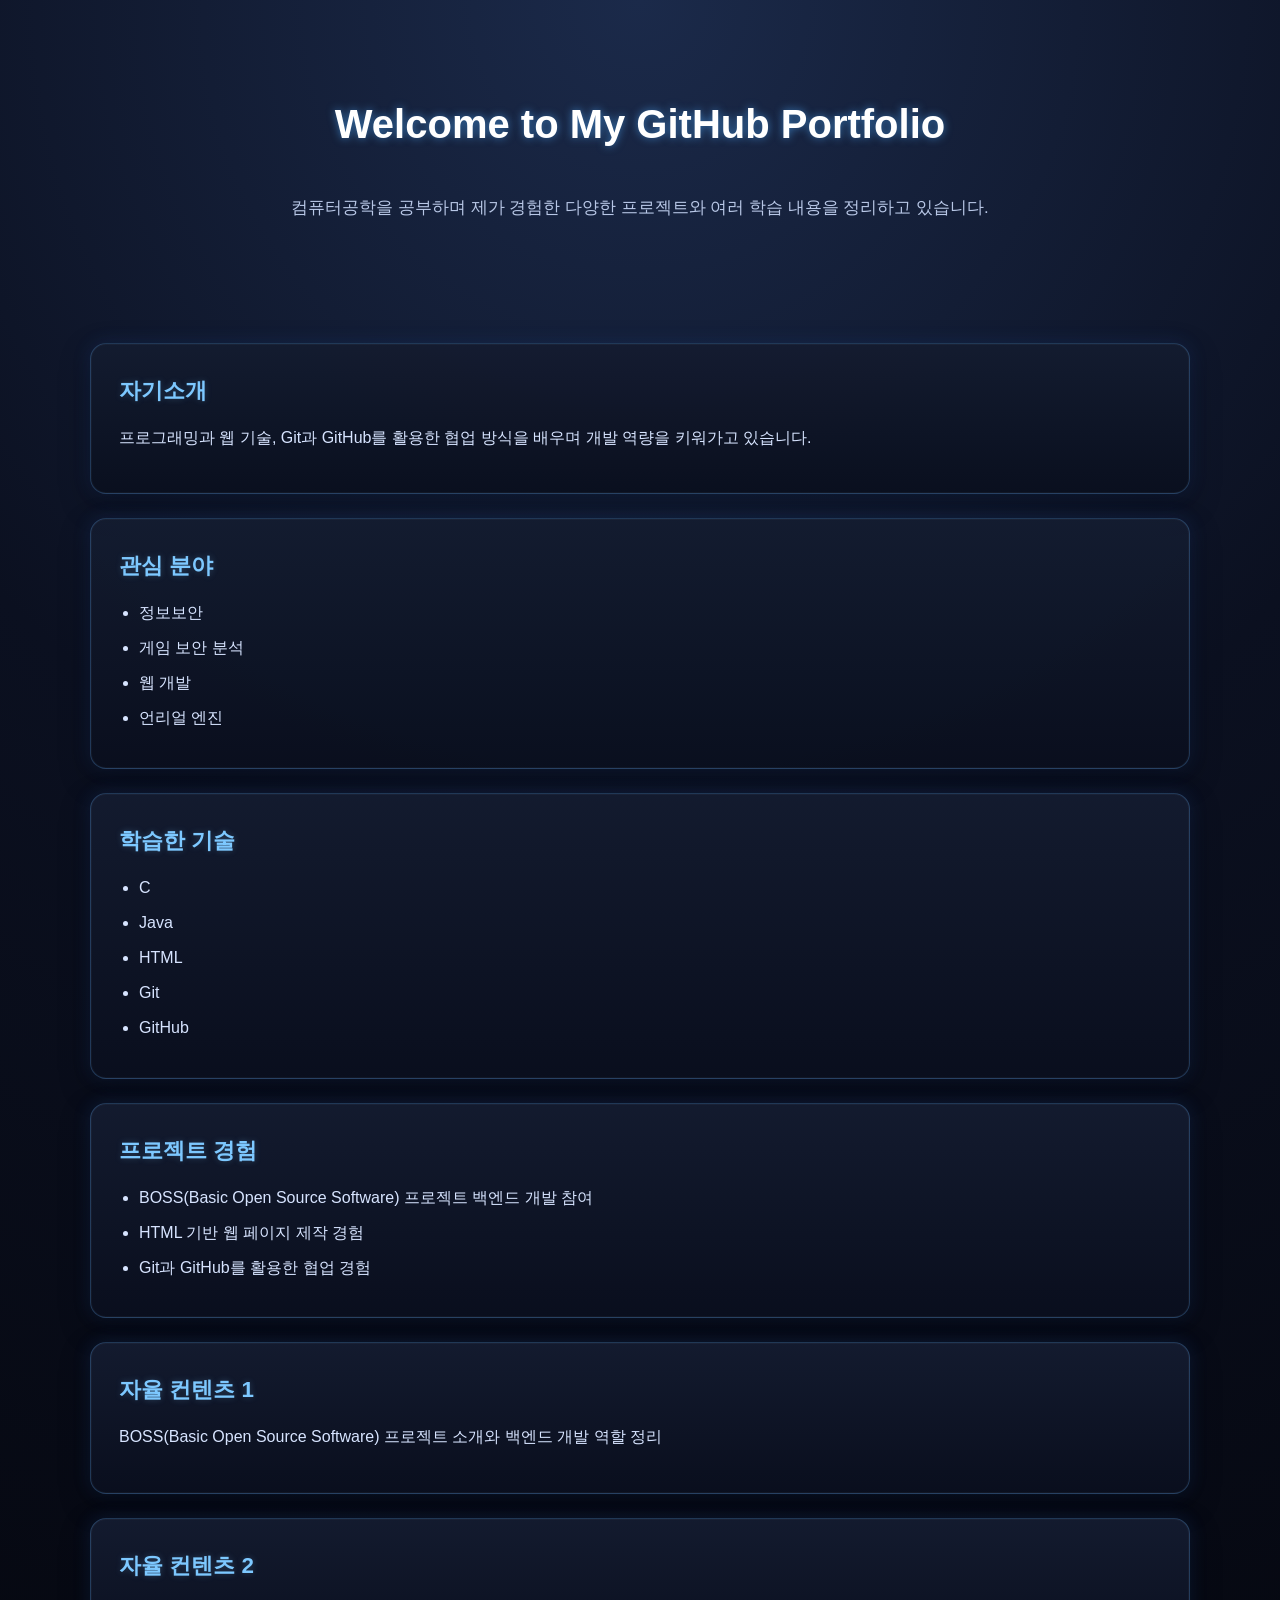
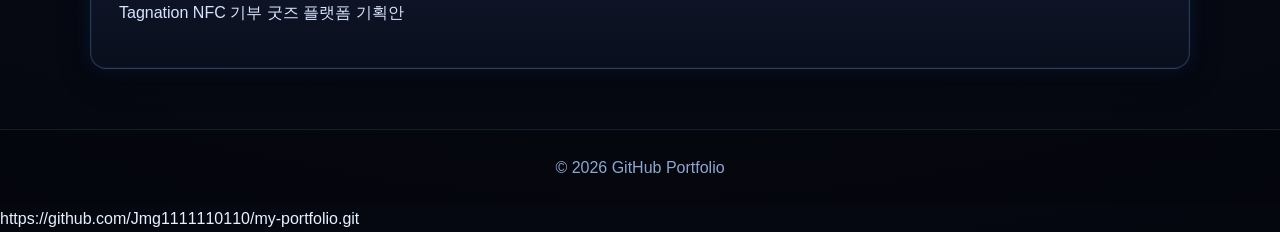
<file: index.html>
<!DOCTYPE html>
<html lang="ko">
<head>
  <meta charset="UTF-8">
  <meta name="viewport" content="width=device-width, initial-scale=1.0">
  <title>전민규의 GitHub 포트폴리오</title>
  <link rel="stylesheet" href="style.css">
</head>
<body>
  <header class="hero">
    <div class="container">
      <h1>Welcome to My GitHub Portfolio</h1>
      <p>
        컴퓨터공학을 공부하며 제가 경험한 다양한 프로젝트와 여러 학습 내용을
        정리하고 있습니다.
      </p>
    </div>
  </header>

  <main class="container">
    <section class="card">
      <h2>자기소개</h2>
      <p>
        프로그래밍과 웹 기술, Git과 GitHub를 활용한 협업 방식을 배우며
        개발 역량을 키워가고 있습니다.
      </p>
    </section>

    <section class="card">
      <h2>관심 분야</h2>
      <ul>
        <li>정보보안</li>
        <li>게임 보안 분석</li>
        <li>웹 개발</li>
        <li>언리얼 엔진</li>
      </ul>
    </section>

    <section class="card">
      <h2>학습한 기술</h2>
      <ul>
        <li>C</li>
        <li>Java</li>
        <li>HTML</li>
        <li>Git</li>
        <li>GitHub</li>
      </ul>
    </section>

    <section class="card">
      <h2>프로젝트 경험</h2>
      <ul>
        <li>BOSS(Basic Open Source Software) 프로젝트 백엔드 개발 참여</li>
        <li>HTML 기반 웹 페이지 제작 경험</li>
        <li>Git과 GitHub를 활용한 협업 경험</li>
      </ul>
    </section>

    <a class="card-link" href="contents/content1.html">
  <section class="card">
    <h2>자율 컨텐츠 1</h2>
    <p>BOSS(Basic Open Source Software) 프로젝트 소개와 백엔드 개발 역할 정리</p>
  </section>
</a>

<a class="card-link" href="contents/content2.html">
  <section class="card">
    <h2>자율 컨텐츠 2</h2>
    <p>Tagnation NFC 기부 굿즈 플랫폼 기획안</p>
  </section>
</a>
  </main>

  <footer>
    <p>© 2026 GitHub Portfolio</p>
  </footer>
</body>
</html>
https://github.com/Jmg1111110110/my-portfolio.git
</file>
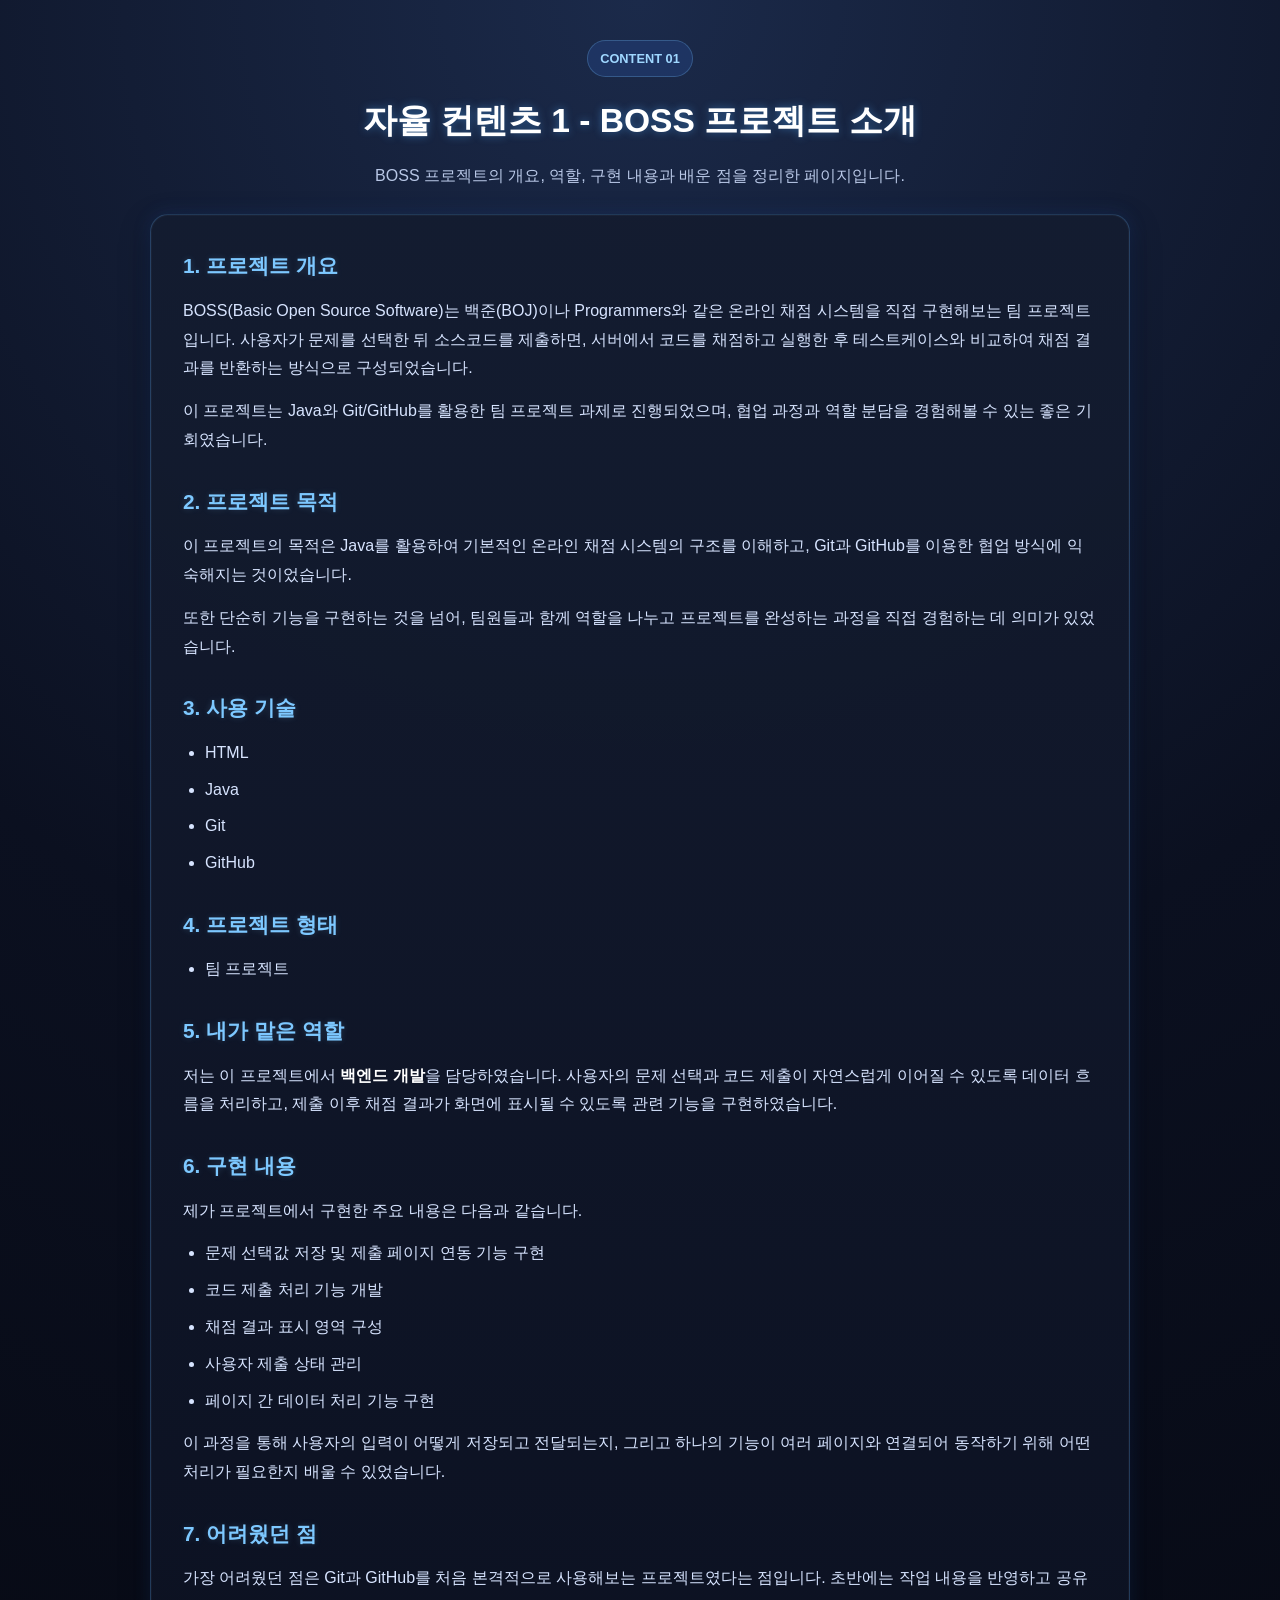
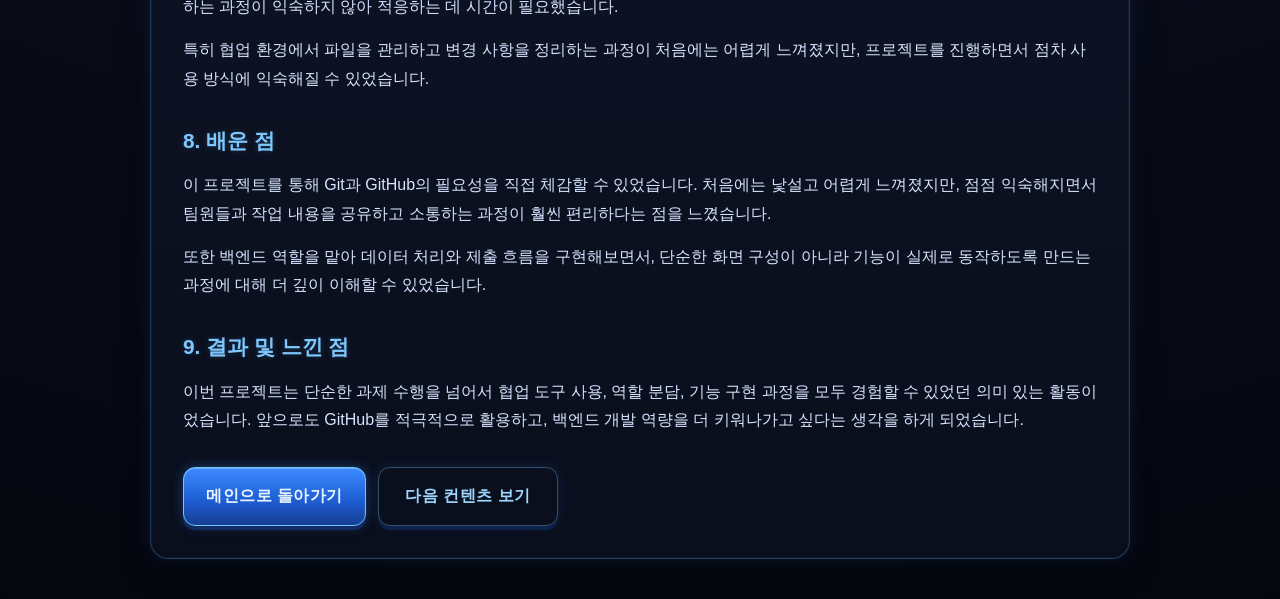
<file: contents/content1.html>
<!DOCTYPE html>
<html lang="ko">
<head>
  <meta charset="UTF-8">
  <meta name="viewport" content="width=device-width, initial-scale=1.0">
  <title>자율 컨텐츠 1 - BOSS 프로젝트 소개</title>
  <style>
    * {
      margin: 0;
      padding: 0;
      box-sizing: border-box;
    }

    body {
      font-family: "Segoe UI", Arial, sans-serif;
      background:
        radial-gradient(circle at top, #1b2a4a 0%, #0b1020 45%, #05070f 100%);
      color: #e8f1ff;
      line-height: 1.8;
      min-height: 100vh;
      padding: 40px 20px;
    }

    .wrapper {
      max-width: 980px;
      margin: 0 auto;
    }

    .page-header {
      margin-bottom: 24px;
      text-align: center;
    }

    .page-tag {
      display: inline-block;
      margin-bottom: 14px;
      padding: 6px 12px;
      border-radius: 999px;
      font-size: 0.8rem;
      font-weight: 700;
      color: #9fd7ff;
      background: rgba(55, 120, 255, 0.15);
      border: 1px solid rgba(125, 200, 255, 0.25);
    }

    .page-header h1 {
      font-size: 2.1rem;
      color: #ffffff;
      text-shadow: 0 0 8px rgba(79, 172, 254, 0.45);
      margin-bottom: 10px;
    }

    .page-header p {
      color: #b8c7e6;
    }

    .card {
      background: linear-gradient(180deg, rgba(20, 28, 48, 0.96), rgba(10, 15, 30, 0.96));
      border: 1px solid rgba(99, 179, 255, 0.25);
      border-radius: 18px;
      padding: 32px;
      box-shadow:
        0 0 0 1px rgba(255,255,255,0.03) inset,
        0 10px 30px rgba(0, 0, 0, 0.35),
        0 0 18px rgba(45, 108, 223, 0.18);
    }

    h2 {
      color: #7dc8ff;
      margin-top: 28px;
      margin-bottom: 12px;
      font-size: 1.3rem;
      text-shadow: 0 0 6px rgba(125, 200, 255, 0.2);
    }

    h2:first-of-type {
      margin-top: 0;
    }

    p {
      color: #d7e4ff;
      margin-bottom: 14px;
    }

    ul {
      padding-left: 22px;
      margin-bottom: 14px;
    }

    li {
      color: #d7e4ff;
      margin-bottom: 8px;
    }

    strong {
      color: #ffffff;
    }

    .action-area {
      margin-top: 32px;
      display: flex;
      gap: 12px;
      flex-wrap: wrap;
    }

    .game-button {
      display: inline-block;
      position: relative;
      padding: 14px 22px;
      min-width: 180px;
      text-align: center;
      text-decoration: none;
      font-weight: 700;
      letter-spacing: 0.5px;
      color: #eaf6ff;
      background: linear-gradient(180deg, #3d8bff 0%, #1f5fd6 55%, #163f93 100%);
      border: 1px solid #6dc8ff;
      border-radius: 12px;
      box-shadow:
        0 4px 0 #102c63,
        0 0 12px rgba(61, 139, 255, 0.35),
        inset 0 1px 0 rgba(255,255,255,0.25);
      transition:
        transform 0.08s ease,
        box-shadow 0.15s ease,
        filter 0.2s ease;
      overflow: hidden;
    }

    .game-button::before {
      content: "";
      position: absolute;
      top: 0;
      left: -120%;
      width: 60%;
      height: 100%;
      background: linear-gradient(
        120deg,
        transparent 0%,
        rgba(255,255,255,0.15) 40%,
        rgba(255,255,255,0.45) 50%,
        transparent 60%
      );
      transform: skewX(-20deg);
      transition: left 0.5s ease;
    }

    .game-button:hover {
      transform: translateY(-2px);
      filter: brightness(1.08);
      box-shadow:
        0 6px 0 #102c63,
        0 0 18px rgba(79, 172, 254, 0.55),
        inset 0 1px 0 rgba(255,255,255,0.3);
    }

    .game-button:hover::before {
      left: 140%;
    }

    .game-button:active {
      transform: translateY(4px);
      box-shadow:
        0 1px 0 #102c63,
        0 0 8px rgba(79, 172, 254, 0.28),
        inset 0 2px 6px rgba(0,0,0,0.25);
    }

    .outline-button {
      background: transparent;
      border: 1px solid rgba(125, 200, 255, 0.35);
      color: #9fd7ff;
      box-shadow:
        0 4px 0 rgba(16, 44, 99, 0.6),
        0 0 12px rgba(61, 139, 255, 0.15);
    }

    .outline-button:hover {
      background: rgba(61, 139, 255, 0.08);
    }

    @media (max-width: 768px) {
      body {
        padding: 24px 14px;
      }

      .page-header h1 {
        font-size: 1.7rem;
      }

      .card {
        padding: 24px;
      }

      .game-button {
        width: 100%;
        min-width: auto;
      }
    }
  </style>
</head>
<body>
  <div class="wrapper">
    <div class="page-header">
      <span class="page-tag">CONTENT 01</span>
      <h1>자율 컨텐츠 1 - BOSS 프로젝트 소개</h1>
      <p>BOSS 프로젝트의 개요, 역할, 구현 내용과 배운 점을 정리한 페이지입니다.</p>
    </div>

    <div class="card">
      <h2>1. 프로젝트 개요</h2>
      <p>
        BOSS(Basic Open Source Software)는 백준(BOJ)이나 Programmers와 같은 온라인 채점 시스템을 직접 구현해보는 팀 프로젝트입니다.
        사용자가 문제를 선택한 뒤 소스코드를 제출하면, 서버에서 코드를 채점하고 실행한 후 테스트케이스와 비교하여 채점 결과를 반환하는 방식으로 구성되었습니다.
      </p>
      <p>
        이 프로젝트는 Java와 Git/GitHub를 활용한 팀 프로젝트 과제로 진행되었으며, 협업 과정과 역할 분담을 경험해볼 수 있는 좋은 기회였습니다.
      </p>

      <h2>2. 프로젝트 목적</h2>
      <p>
        이 프로젝트의 목적은 Java를 활용하여 기본적인 온라인 채점 시스템의 구조를 이해하고,
        Git과 GitHub를 이용한 협업 방식에 익숙해지는 것이었습니다.
      </p>
      <p>
        또한 단순히 기능을 구현하는 것을 넘어, 팀원들과 함께 역할을 나누고 프로젝트를 완성하는 과정을 직접 경험하는 데 의미가 있었습니다.
      </p>

      <h2>3. 사용 기술</h2>
      <ul>
        <li>HTML</li>
        <li>Java</li>
        <li>Git</li>
        <li>GitHub</li>
      </ul>

      <h2>4. 프로젝트 형태</h2>
      <ul>
        <li>팀 프로젝트</li>
      </ul>

      <h2>5. 내가 맡은 역할</h2>
      <p>
        저는 이 프로젝트에서 <strong>백엔드 개발</strong>을 담당하였습니다.
        사용자의 문제 선택과 코드 제출이 자연스럽게 이어질 수 있도록 데이터 흐름을 처리하고,
        제출 이후 채점 결과가 화면에 표시될 수 있도록 관련 기능을 구현하였습니다.
      </p>

      <h2>6. 구현 내용</h2>
      <p>제가 프로젝트에서 구현한 주요 내용은 다음과 같습니다.</p>
      <ul>
        <li>문제 선택값 저장 및 제출 페이지 연동 기능 구현</li>
        <li>코드 제출 처리 기능 개발</li>
        <li>채점 결과 표시 영역 구성</li>
        <li>사용자 제출 상태 관리</li>
        <li>페이지 간 데이터 처리 기능 구현</li>
      </ul>
      <p>
        이 과정을 통해 사용자의 입력이 어떻게 저장되고 전달되는지,
        그리고 하나의 기능이 여러 페이지와 연결되어 동작하기 위해 어떤 처리가 필요한지 배울 수 있었습니다.
      </p>

      <h2>7. 어려웠던 점</h2>
      <p>
        가장 어려웠던 점은 Git과 GitHub를 처음 본격적으로 사용해보는 프로젝트였다는 점입니다.
        초반에는 작업 내용을 반영하고 공유하는 과정이 익숙하지 않아 적응하는 데 시간이 필요했습니다.
      </p>
      <p>
        특히 협업 환경에서 파일을 관리하고 변경 사항을 정리하는 과정이 처음에는 어렵게 느껴졌지만,
        프로젝트를 진행하면서 점차 사용 방식에 익숙해질 수 있었습니다.
      </p>

      <h2>8. 배운 점</h2>
      <p>
        이 프로젝트를 통해 Git과 GitHub의 필요성을 직접 체감할 수 있었습니다.
        처음에는 낯설고 어렵게 느껴졌지만, 점점 익숙해지면서 팀원들과 작업 내용을 공유하고 소통하는 과정이 훨씬 편리하다는 점을 느꼈습니다.
      </p>
      <p>
        또한 백엔드 역할을 맡아 데이터 처리와 제출 흐름을 구현해보면서,
        단순한 화면 구성이 아니라 기능이 실제로 동작하도록 만드는 과정에 대해 더 깊이 이해할 수 있었습니다.
      </p>

      <h2>9. 결과 및 느낀 점</h2>
      <p>
        이번 프로젝트는 단순한 과제 수행을 넘어서 협업 도구 사용, 역할 분담, 기능 구현 과정을 모두 경험할 수 있었던 의미 있는 활동이었습니다.
        앞으로도 GitHub를 적극적으로 활용하고, 백엔드 개발 역량을 더 키워나가고 싶다는 생각을 하게 되었습니다.
      </p>

      <div class="action-area">
        <a class="game-button" href="../index.html">메인으로 돌아가기</a>
        <a class="game-button outline-button" href="content2.html">다음 컨텐츠 보기</a>
      </div>
    </div>
  </div>
</body>
</html>
</file>
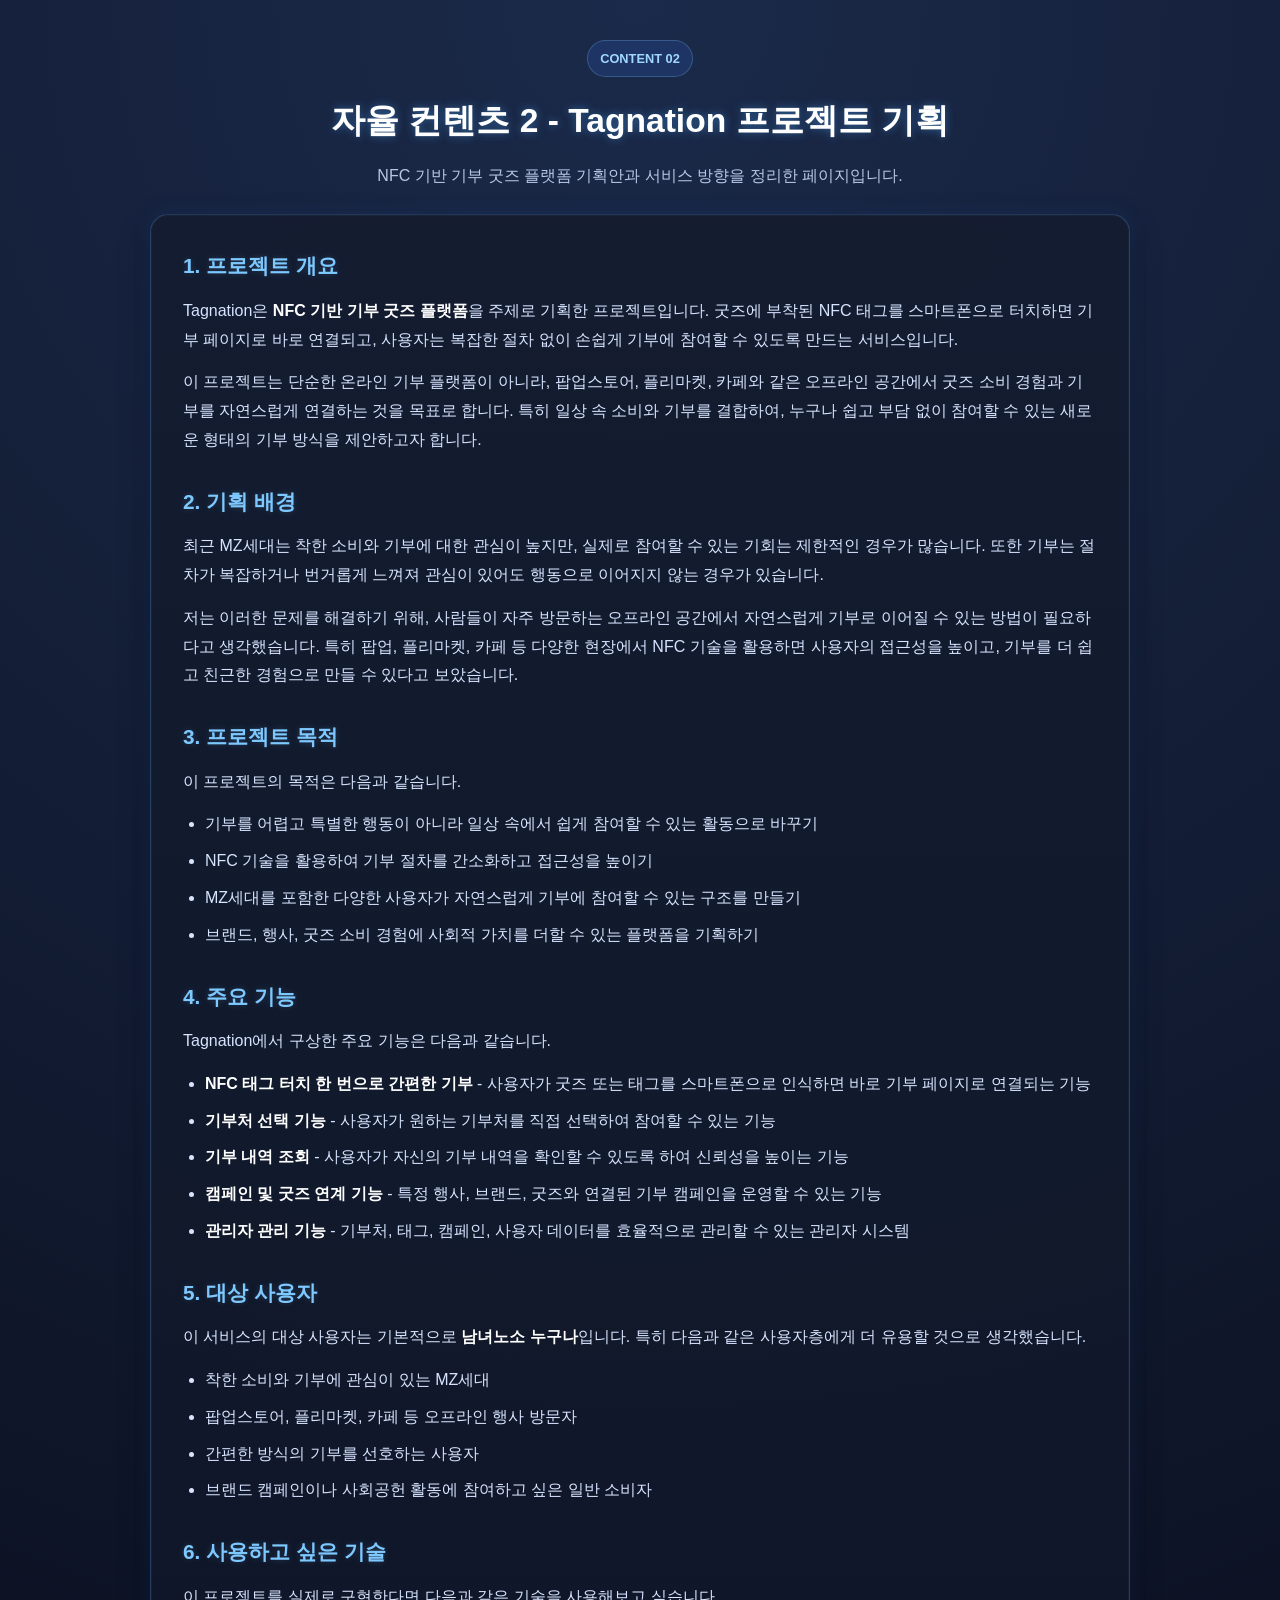
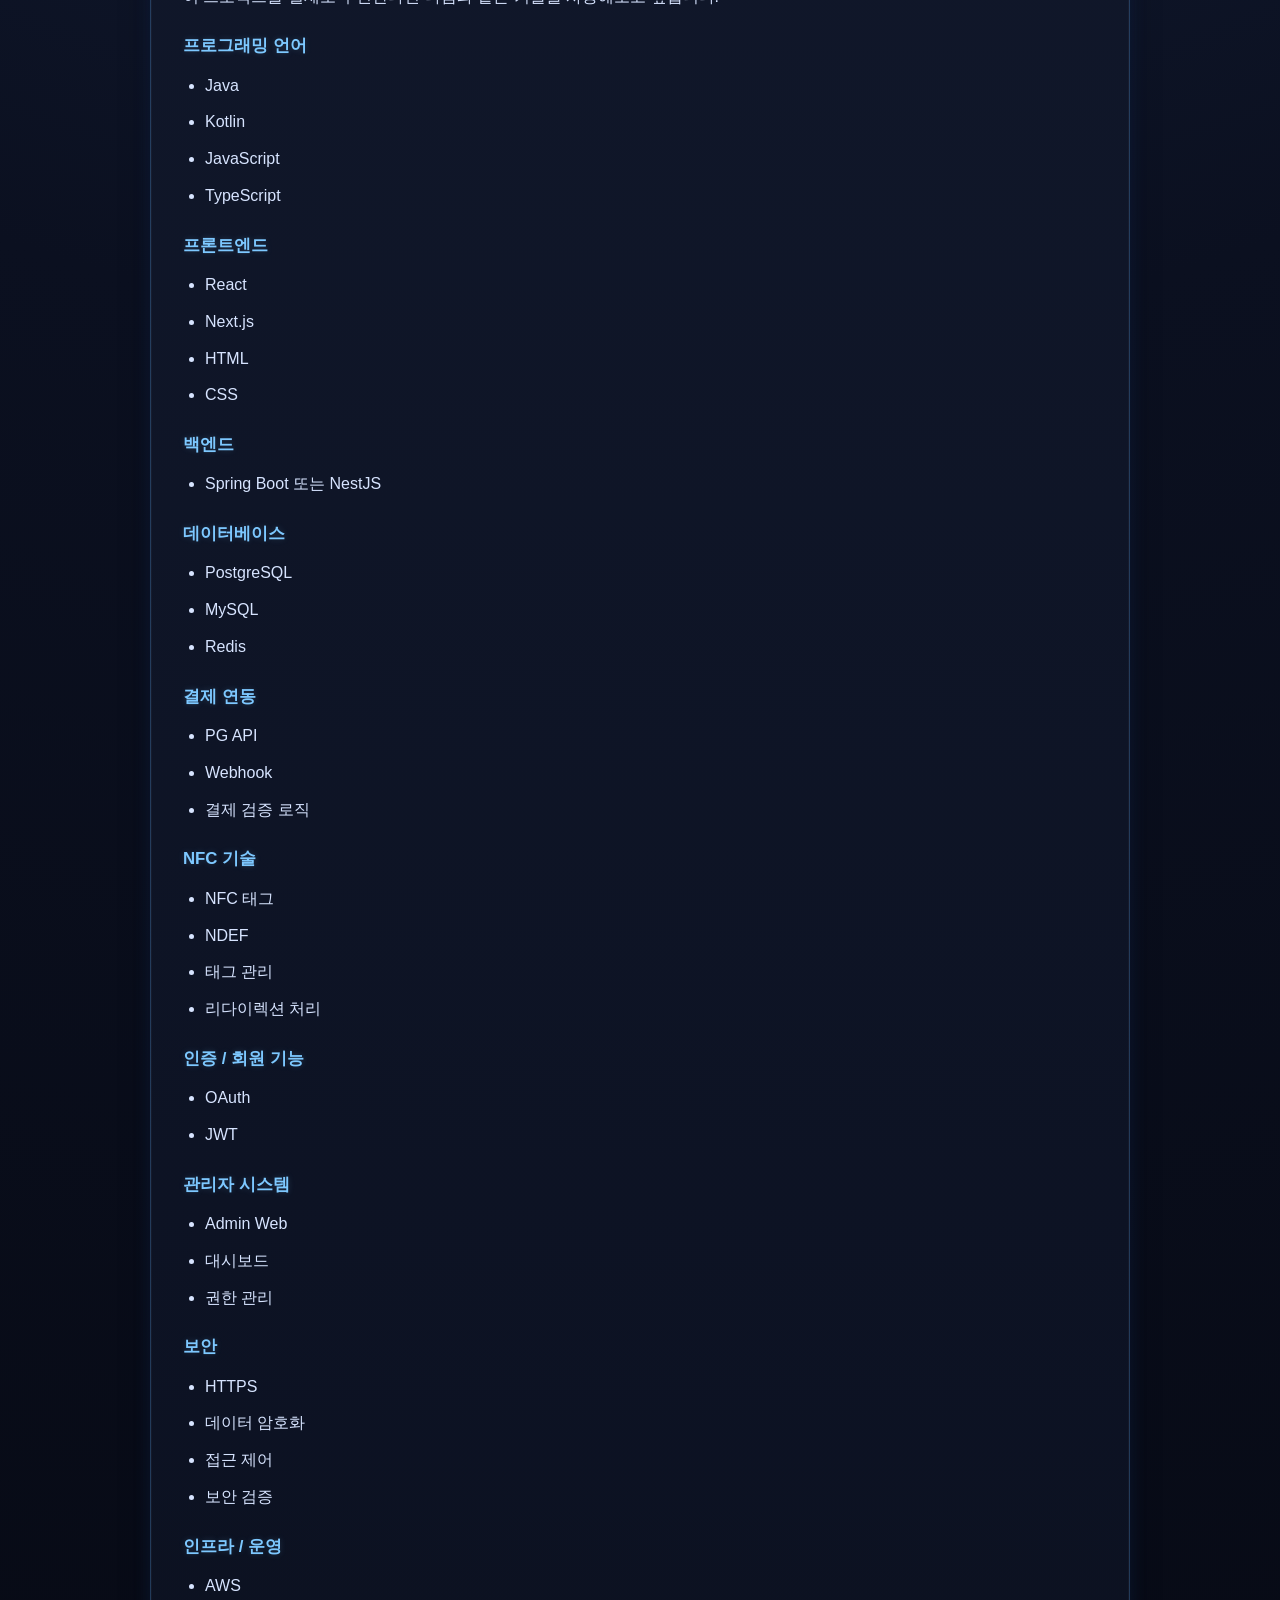
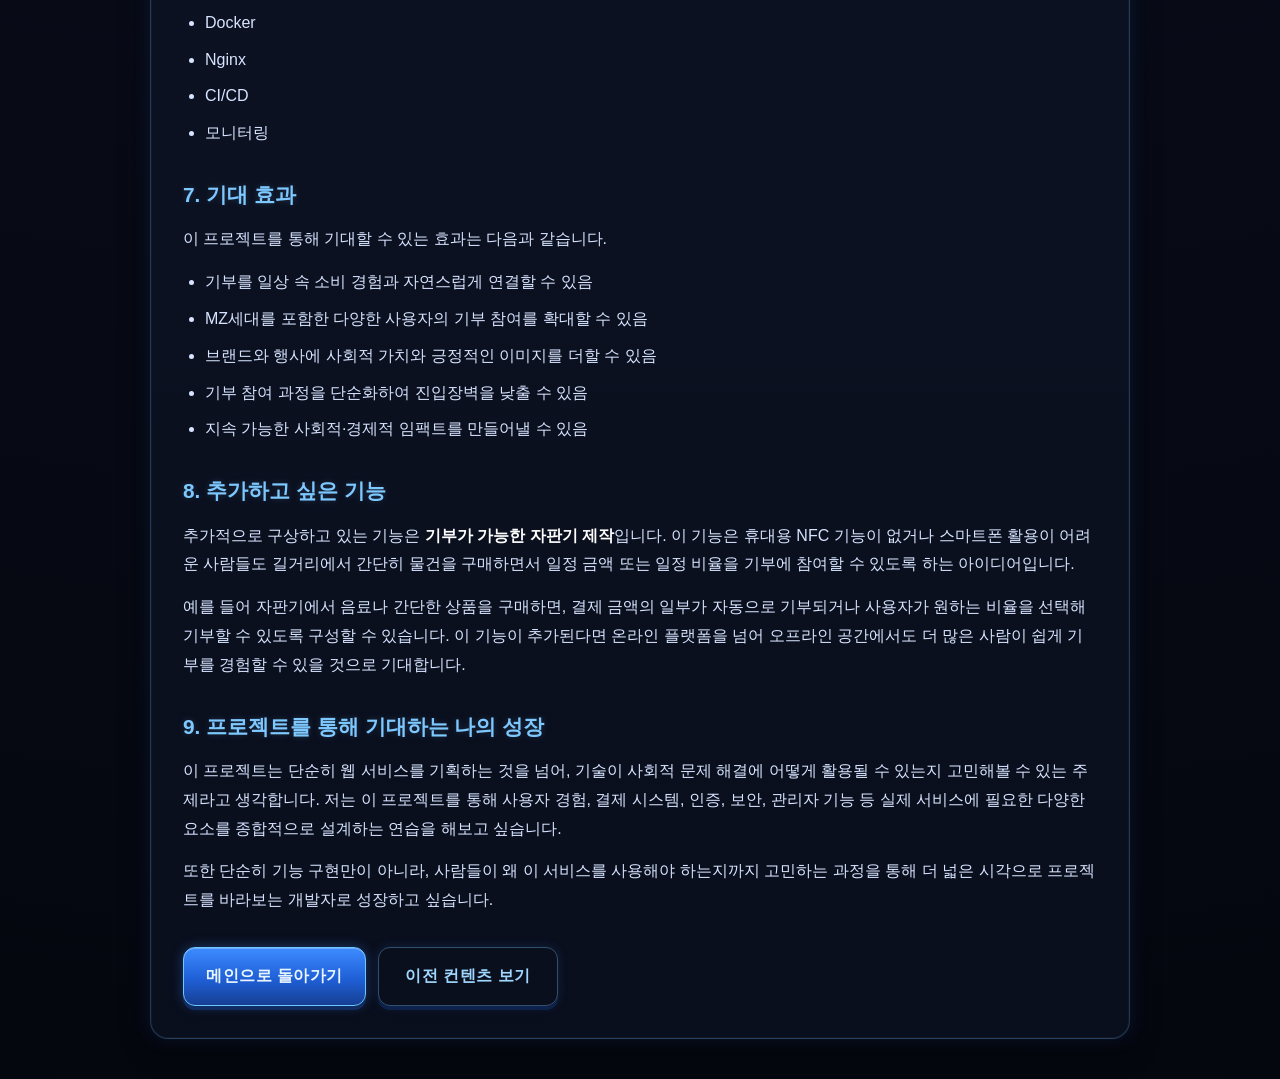
<file: contents/content2.html>
<!DOCTYPE html>
<html lang="ko">
<head>
  <meta charset="UTF-8">
  <meta name="viewport" content="width=device-width, initial-scale=1.0">
  <title>자율 컨텐츠 2 - Tagnation 프로젝트 기획</title>
  <style>
    * {
      margin: 0;
      padding: 0;
      box-sizing: border-box;
    }

    body {
      font-family: "Segoe UI", Arial, sans-serif;
      background:
        radial-gradient(circle at top, #1b2a4a 0%, #0b1020 45%, #05070f 100%);
      color: #e8f1ff;
      line-height: 1.8;
      min-height: 100vh;
      padding: 40px 20px;
    }

    .wrapper {
      max-width: 980px;
      margin: 0 auto;
    }

    .page-header {
      margin-bottom: 24px;
      text-align: center;
    }

    .page-tag {
      display: inline-block;
      margin-bottom: 14px;
      padding: 6px 12px;
      border-radius: 999px;
      font-size: 0.8rem;
      font-weight: 700;
      color: #9fd7ff;
      background: rgba(55, 120, 255, 0.15);
      border: 1px solid rgba(125, 200, 255, 0.25);
    }

    .page-header h1 {
      font-size: 2.1rem;
      color: #ffffff;
      text-shadow: 0 0 8px rgba(79, 172, 254, 0.45);
      margin-bottom: 10px;
    }

    .page-header p {
      color: #b8c7e6;
    }

    .card {
      background: linear-gradient(180deg, rgba(20, 28, 48, 0.96), rgba(10, 15, 30, 0.96));
      border: 1px solid rgba(99, 179, 255, 0.25);
      border-radius: 18px;
      padding: 32px;
      box-shadow:
        0 0 0 1px rgba(255,255,255,0.03) inset,
        0 10px 30px rgba(0, 0, 0, 0.35),
        0 0 18px rgba(45, 108, 223, 0.18);
    }

    h2, h3 {
      color: #7dc8ff;
      text-shadow: 0 0 6px rgba(125, 200, 255, 0.2);
    }

    h2 {
      margin-top: 28px;
      margin-bottom: 12px;
      font-size: 1.3rem;
    }

    h2:first-of-type {
      margin-top: 0;
    }

    h3 {
      margin-top: 20px;
      margin-bottom: 10px;
      font-size: 1.05rem;
    }

    p {
      color: #d7e4ff;
      margin-bottom: 14px;
    }

    ul {
      padding-left: 22px;
      margin-bottom: 14px;
    }

    li {
      color: #d7e4ff;
      margin-bottom: 8px;
    }

    strong {
      color: #ffffff;
    }

    .action-area {
      margin-top: 32px;
      display: flex;
      gap: 12px;
      flex-wrap: wrap;
    }

    .game-button {
      display: inline-block;
      position: relative;
      padding: 14px 22px;
      min-width: 180px;
      text-align: center;
      text-decoration: none;
      font-weight: 700;
      letter-spacing: 0.5px;
      color: #eaf6ff;
      background: linear-gradient(180deg, #3d8bff 0%, #1f5fd6 55%, #163f93 100%);
      border: 1px solid #6dc8ff;
      border-radius: 12px;
      box-shadow:
        0 4px 0 #102c63,
        0 0 12px rgba(61, 139, 255, 0.35),
        inset 0 1px 0 rgba(255,255,255,0.25);
      transition:
        transform 0.08s ease,
        box-shadow 0.15s ease,
        filter 0.2s ease;
      overflow: hidden;
    }

    .game-button::before {
      content: "";
      position: absolute;
      top: 0;
      left: -120%;
      width: 60%;
      height: 100%;
      background: linear-gradient(
        120deg,
        transparent 0%,
        rgba(255,255,255,0.15) 40%,
        rgba(255,255,255,0.45) 50%,
        transparent 60%
      );
      transform: skewX(-20deg);
      transition: left 0.5s ease;
    }

    .game-button:hover {
      transform: translateY(-2px);
      filter: brightness(1.08);
      box-shadow:
        0 6px 0 #102c63,
        0 0 18px rgba(79, 172, 254, 0.55),
        inset 0 1px 0 rgba(255,255,255,0.3);
    }

    .game-button:hover::before {
      left: 140%;
    }

    .game-button:active {
      transform: translateY(4px);
      box-shadow:
        0 1px 0 #102c63,
        0 0 8px rgba(79, 172, 254, 0.28),
        inset 0 2px 6px rgba(0,0,0,0.25);
    }

    .outline-button {
      background: transparent;
      border: 1px solid rgba(125, 200, 255, 0.35);
      color: #9fd7ff;
      box-shadow:
        0 4px 0 rgba(16, 44, 99, 0.6),
        0 0 12px rgba(61, 139, 255, 0.15);
    }

    .outline-button:hover {
      background: rgba(61, 139, 255, 0.08);
    }

    @media (max-width: 768px) {
      body {
        padding: 24px 14px;
      }

      .page-header h1 {
        font-size: 1.7rem;
      }

      .card {
        padding: 24px;
      }

      .game-button {
        width: 100%;
        min-width: auto;
      }
    }
  </style>
</head>
<body>
  <div class="wrapper">
    <div class="page-header">
      <span class="page-tag">CONTENT 02</span>
      <h1>자율 컨텐츠 2 - Tagnation 프로젝트 기획</h1>
      <p>NFC 기반 기부 굿즈 플랫폼 기획안과 서비스 방향을 정리한 페이지입니다.</p>
    </div>

    <div class="card">
      <h2>1. 프로젝트 개요</h2>
      <p>
        Tagnation은 <strong>NFC 기반 기부 굿즈 플랫폼</strong>을 주제로 기획한 프로젝트입니다.
        굿즈에 부착된 NFC 태그를 스마트폰으로 터치하면 기부 페이지로 바로 연결되고,
        사용자는 복잡한 절차 없이 손쉽게 기부에 참여할 수 있도록 만드는 서비스입니다.
      </p>
      <p>
        이 프로젝트는 단순한 온라인 기부 플랫폼이 아니라, 팝업스토어, 플리마켓, 카페와 같은 오프라인 공간에서
        굿즈 소비 경험과 기부를 자연스럽게 연결하는 것을 목표로 합니다.
        특히 일상 속 소비와 기부를 결합하여, 누구나 쉽고 부담 없이 참여할 수 있는 새로운 형태의 기부 방식을 제안하고자 합니다.
      </p>

      <h2>2. 기획 배경</h2>
      <p>
        최근 MZ세대는 착한 소비와 기부에 대한 관심이 높지만, 실제로 참여할 수 있는 기회는 제한적인 경우가 많습니다.
        또한 기부는 절차가 복잡하거나 번거롭게 느껴져 관심이 있어도 행동으로 이어지지 않는 경우가 있습니다.
      </p>
      <p>
        저는 이러한 문제를 해결하기 위해, 사람들이 자주 방문하는 오프라인 공간에서 자연스럽게 기부로 이어질 수 있는 방법이 필요하다고 생각했습니다.
        특히 팝업, 플리마켓, 카페 등 다양한 현장에서 NFC 기술을 활용하면 사용자의 접근성을 높이고,
        기부를 더 쉽고 친근한 경험으로 만들 수 있다고 보았습니다.
      </p>

      <h2>3. 프로젝트 목적</h2>
      <p>이 프로젝트의 목적은 다음과 같습니다.</p>
      <ul>
        <li>기부를 어렵고 특별한 행동이 아니라 일상 속에서 쉽게 참여할 수 있는 활동으로 바꾸기</li>
        <li>NFC 기술을 활용하여 기부 절차를 간소화하고 접근성을 높이기</li>
        <li>MZ세대를 포함한 다양한 사용자가 자연스럽게 기부에 참여할 수 있는 구조를 만들기</li>
        <li>브랜드, 행사, 굿즈 소비 경험에 사회적 가치를 더할 수 있는 플랫폼을 기획하기</li>
      </ul>

      <h2>4. 주요 기능</h2>
      <p>Tagnation에서 구상한 주요 기능은 다음과 같습니다.</p>
      <ul>
        <li><strong>NFC 태그 터치 한 번으로 간편한 기부</strong> - 사용자가 굿즈 또는 태그를 스마트폰으로 인식하면 바로 기부 페이지로 연결되는 기능</li>
        <li><strong>기부처 선택 기능</strong> - 사용자가 원하는 기부처를 직접 선택하여 참여할 수 있는 기능</li>
        <li><strong>기부 내역 조회</strong> - 사용자가 자신의 기부 내역을 확인할 수 있도록 하여 신뢰성을 높이는 기능</li>
        <li><strong>캠페인 및 굿즈 연계 기능</strong> - 특정 행사, 브랜드, 굿즈와 연결된 기부 캠페인을 운영할 수 있는 기능</li>
        <li><strong>관리자 관리 기능</strong> - 기부처, 태그, 캠페인, 사용자 데이터를 효율적으로 관리할 수 있는 관리자 시스템</li>
      </ul>

      <h2>5. 대상 사용자</h2>
      <p>
        이 서비스의 대상 사용자는 기본적으로 <strong>남녀노소 누구나</strong>입니다.
        특히 다음과 같은 사용자층에게 더 유용할 것으로 생각했습니다.
      </p>
      <ul>
        <li>착한 소비와 기부에 관심이 있는 MZ세대</li>
        <li>팝업스토어, 플리마켓, 카페 등 오프라인 행사 방문자</li>
        <li>간편한 방식의 기부를 선호하는 사용자</li>
        <li>브랜드 캠페인이나 사회공헌 활동에 참여하고 싶은 일반 소비자</li>
      </ul>

      <h2>6. 사용하고 싶은 기술</h2>
      <p>이 프로젝트를 실제로 구현한다면 다음과 같은 기술을 사용해보고 싶습니다.</p>

      <h3>프로그래밍 언어</h3>
      <ul>
        <li>Java</li>
        <li>Kotlin</li>
        <li>JavaScript</li>
        <li>TypeScript</li>
      </ul>

      <h3>프론트엔드</h3>
      <ul>
        <li>React</li>
        <li>Next.js</li>
        <li>HTML</li>
        <li>CSS</li>
      </ul>

      <h3>백엔드</h3>
      <ul>
        <li>Spring Boot 또는 NestJS</li>
      </ul>

      <h3>데이터베이스</h3>
      <ul>
        <li>PostgreSQL</li>
        <li>MySQL</li>
        <li>Redis</li>
      </ul>

      <h3>결제 연동</h3>
      <ul>
        <li>PG API</li>
        <li>Webhook</li>
        <li>결제 검증 로직</li>
      </ul>

      <h3>NFC 기술</h3>
      <ul>
        <li>NFC 태그</li>
        <li>NDEF</li>
        <li>태그 관리</li>
        <li>리다이렉션 처리</li>
      </ul>

      <h3>인증 / 회원 기능</h3>
      <ul>
        <li>OAuth</li>
        <li>JWT</li>
      </ul>

      <h3>관리자 시스템</h3>
      <ul>
        <li>Admin Web</li>
        <li>대시보드</li>
        <li>권한 관리</li>
      </ul>

      <h3>보안</h3>
      <ul>
        <li>HTTPS</li>
        <li>데이터 암호화</li>
        <li>접근 제어</li>
        <li>보안 검증</li>
      </ul>

      <h3>인프라 / 운영</h3>
      <ul>
        <li>AWS</li>
        <li>Docker</li>
        <li>Nginx</li>
        <li>CI/CD</li>
        <li>모니터링</li>
      </ul>

      <h2>7. 기대 효과</h2>
      <p>이 프로젝트를 통해 기대할 수 있는 효과는 다음과 같습니다.</p>
      <ul>
        <li>기부를 일상 속 소비 경험과 자연스럽게 연결할 수 있음</li>
        <li>MZ세대를 포함한 다양한 사용자의 기부 참여를 확대할 수 있음</li>
        <li>브랜드와 행사에 사회적 가치와 긍정적인 이미지를 더할 수 있음</li>
        <li>기부 참여 과정을 단순화하여 진입장벽을 낮출 수 있음</li>
        <li>지속 가능한 사회적·경제적 임팩트를 만들어낼 수 있음</li>
      </ul>

      <h2>8. 추가하고 싶은 기능</h2>
      <p>
        추가적으로 구상하고 있는 기능은 <strong>기부가 가능한 자판기 제작</strong>입니다.
        이 기능은 휴대용 NFC 기능이 없거나 스마트폰 활용이 어려운 사람들도 길거리에서 간단히 물건을 구매하면서
        일정 금액 또는 일정 비율을 기부에 참여할 수 있도록 하는 아이디어입니다.
      </p>
      <p>
        예를 들어 자판기에서 음료나 간단한 상품을 구매하면, 결제 금액의 일부가 자동으로 기부되거나
        사용자가 원하는 비율을 선택해 기부할 수 있도록 구성할 수 있습니다.
        이 기능이 추가된다면 온라인 플랫폼을 넘어 오프라인 공간에서도 더 많은 사람이 쉽게 기부를 경험할 수 있을 것으로 기대합니다.
      </p>

      <h2>9. 프로젝트를 통해 기대하는 나의 성장</h2>
      <p>
        이 프로젝트는 단순히 웹 서비스를 기획하는 것을 넘어,
        기술이 사회적 문제 해결에 어떻게 활용될 수 있는지 고민해볼 수 있는 주제라고 생각합니다.
        저는 이 프로젝트를 통해 사용자 경험, 결제 시스템, 인증, 보안, 관리자 기능 등
        실제 서비스에 필요한 다양한 요소를 종합적으로 설계하는 연습을 해보고 싶습니다.
      </p>
      <p>
        또한 단순히 기능 구현만이 아니라, 사람들이 왜 이 서비스를 사용해야 하는지까지 고민하는 과정을 통해
        더 넓은 시각으로 프로젝트를 바라보는 개발자로 성장하고 싶습니다.
      </p>

      <div class="action-area">
        <a class="game-button" href="../index.html">메인으로 돌아가기</a>
        <a class="game-button outline-button" href="content1.html">이전 컨텐츠 보기</a>
      </div>
    </div>
  </div>
</body>
</html>
</file>
<file: style.css>
* {
  margin: 0;
  padding: 0;
  box-sizing: border-box;
}

body {
  font-family: "Segoe UI", Arial, sans-serif;
  background:
    radial-gradient(circle at top, #1b2a4a 0%, #0b1020 45%, #05070f 100%);
  color: #e8f1ff;
  line-height: 1.7;
  min-height: 100vh;
}

header {
  text-align: center;
  padding: 60px 20px 30px;
}

header h1 {
  font-size: 2.5rem;
  color: #ffffff;
  text-shadow: 0 0 8px rgba(79, 172, 254, 0.6);
  margin-bottom: 12px;
}

header p {
  color: #b8c7e6;
  font-size: 1.05rem;
}

.container {
  width: 90%;
  max-width: 1100px;
  margin: 30px auto 60px;
  display: grid;
  gap: 24px;
}

.card {
  background: linear-gradient(180deg, rgba(20, 28, 48, 0.95), rgba(10, 15, 30, 0.95));
  border: 1px solid rgba(99, 179, 255, 0.25);
  border-radius: 16px;
  padding: 28px;
  box-shadow:
    0 0 0 1px rgba(255,255,255,0.03) inset,
    0 10px 30px rgba(0, 0, 0, 0.35),
    0 0 18px rgba(45, 108, 223, 0.18);
  transition: transform 0.25s ease, box-shadow 0.25s ease, border-color 0.25s ease;
}

.card:hover {
  transform: translateY(-4px);
  border-color: rgba(99, 179, 255, 0.5);
  box-shadow:
    0 0 0 1px rgba(255,255,255,0.05) inset,
    0 16px 35px rgba(0, 0, 0, 0.45),
    0 0 22px rgba(79, 172, 254, 0.25);
}

.card h2 {
  color: #7dc8ff;
  margin-bottom: 14px;
  font-size: 1.4rem;
  text-shadow: 0 0 6px rgba(125, 200, 255, 0.25);
}

.card p {
  color: #d7e4ff;
  margin-bottom: 14px;
}

.card ul {
  padding-left: 20px;
}

.card li {
  margin-bottom: 8px;
  color: #d7e4ff;
}

.card-link {
  text-decoration: none;
  color: inherit;
  display: block;
}

.card-link:hover {
  text-decoration: none;
}

.card-link .card {
  cursor: pointer;
}

.card-link:hover .card {
  transform: translateY(-4px);
  border-color: rgba(99, 179, 255, 0.5);
  box-shadow:
    0 0 0 1px rgba(255,255,255,0.05) inset,
    0 16px 35px rgba(0, 0, 0, 0.45),
    0 0 22px rgba(79, 172, 254, 0.25);
}

.file-list {
  background: rgba(255, 255, 255, 0.03);
  border: 1px solid rgba(125, 200, 255, 0.15);
  border-radius: 12px;
  padding: 16px;
}

/* 게임 UI 버튼 */
.button-link {
  display: inline-block;
  position: relative;
  margin-top: 12px;
  padding: 14px 22px;
  min-width: 180px;
  text-align: center;
  text-decoration: none;
  font-weight: 700;
  letter-spacing: 0.5px;
  color: #eaf6ff;
  background: linear-gradient(180deg, #3d8bff 0%, #1f5fd6 55%, #163f93 100%);
  border: 1px solid #6dc8ff;
  border-radius: 12px;
  box-shadow:
    0 4px 0 #102c63,
    0 0 12px rgba(61, 139, 255, 0.35),
    inset 0 1px 0 rgba(255,255,255,0.25);
  transition:
    transform 0.08s ease,
    box-shadow 0.15s ease,
    filter 0.2s ease,
    background 0.2s ease;
  overflow: hidden;
}

.button-link::before {
  content: "";
  position: absolute;
  top: 0;
  left: -120%;
  width: 60%;
  height: 100%;
  background: linear-gradient(
    120deg,
    transparent 0%,
    rgba(255,255,255,0.15) 40%,
    rgba(255,255,255,0.45) 50%,
    transparent 60%
  );
  transform: skewX(-20deg);
  transition: left 0.5s ease;
}

.button-link:hover {
  transform: translateY(-2px);
  filter: brightness(1.08);
  box-shadow:
    0 6px 0 #102c63,
    0 0 18px rgba(79, 172, 254, 0.55),
    inset 0 1px 0 rgba(255,255,255,0.3);
}

.button-link:hover::before {
  left: 140%;
}

.button-link:active {
  transform: translateY(4px);
  box-shadow:
    0 1px 0 #102c63,
    0 0 8px rgba(79, 172, 254, 0.28),
    inset 0 2px 6px rgba(0,0,0,0.25);
}

.button-link:focus {
  outline: 2px solid #9ddcff;
  outline-offset: 3px;
}

.intro-highlight {
  color: #7dc8ff;
  font-weight: 700;
}

footer {
  text-align: center;
  padding: 24px;
  color: #90a6cf;
  border-top: 1px solid rgba(125, 200, 255, 0.12);
  background: rgba(0, 0, 0, 0.2);
}

/* 작은 보조 라벨 느낌 */
.section-tag {
  display: inline-block;
  margin-bottom: 12px;
  padding: 5px 10px;
  border-radius: 999px;
  font-size: 0.8rem;
  font-weight: 700;
  color: #9fd7ff;
  background: rgba(55, 120, 255, 0.15);
  border: 1px solid rgba(125, 200, 255, 0.25);
}

@media (max-width: 768px) {
  header h1 {
    font-size: 2rem;
  }

  .card {
    padding: 22px;
  }

  .button-link {
    width: 100%;
    min-width: auto;
  }
}
</file>
